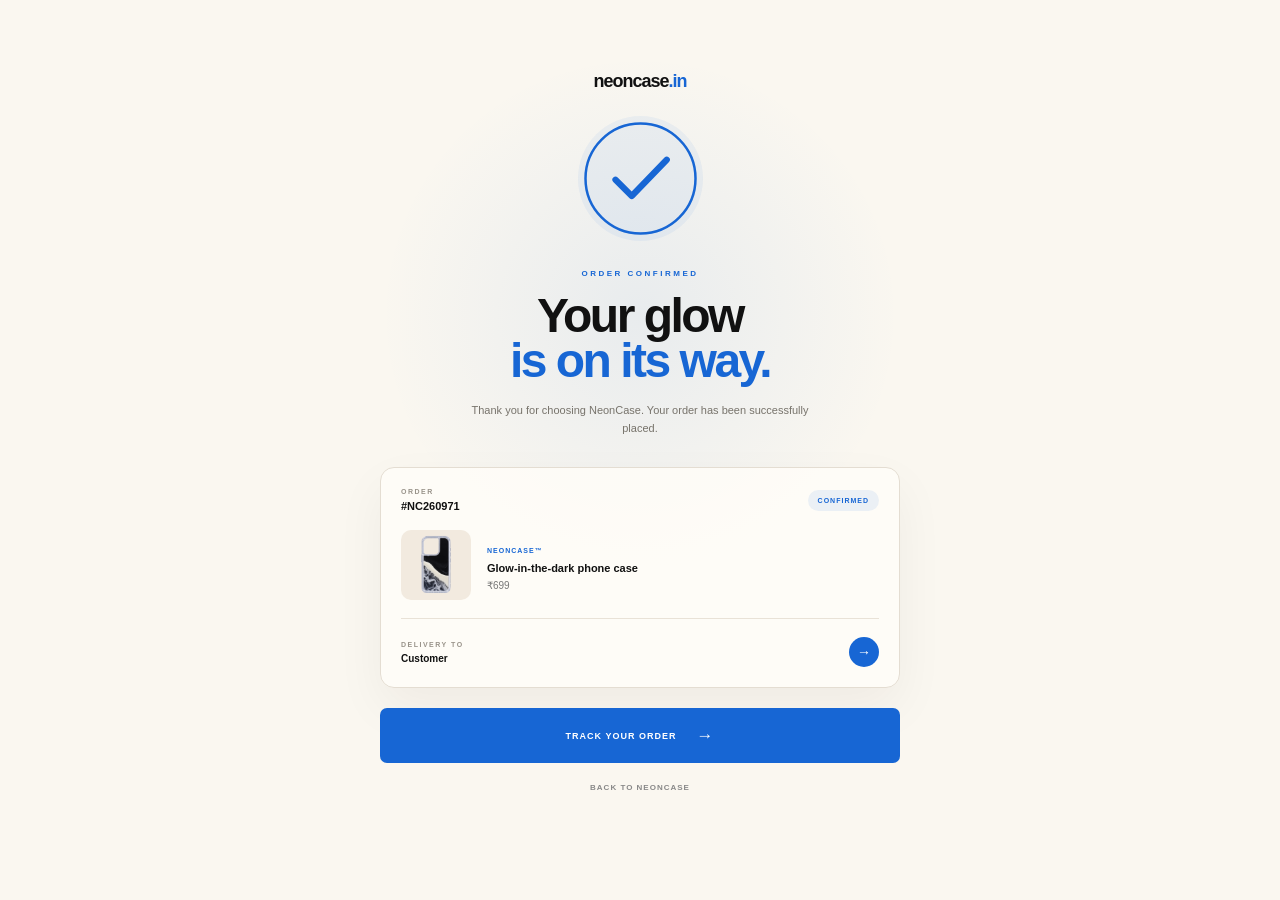
<file: success/index.html>
<!DOCTYPE html>
<html lang="en">

<head>

    <meta charset="UTF-8">

    <meta
        name="viewport"
        content="width=device-width, initial-scale=1.0"
    >

    <title>Order Confirmed — NeonCase</title>

    <link
        rel="stylesheet"
        href="success.css"
    >

</head>


<body>


<main class="success-page">


    <!-- PARTICLES -->

    <div class="particles">

        <span></span>
        <span></span>
        <span></span>
        <span></span>
        <span></span>
        <span></span>
        <span></span>
        <span></span>

    </div>



    <!-- SUCCESS CONTENT -->

    <section class="success-content">


        <div class="brand">
            neoncase<span>.in</span>
        </div>


        <!-- SUCCESS ICON -->

        <div class="success-icon">

            <div class="success-ring">

                <svg
                    viewBox="0 0 100 100"
                    class="checkmark"
                >

                    <circle
                        cx="50"
                        cy="50"
                        r="44"
                        class="check-circle"
                    />

                    <path
                        d="M30 51
                           L43 64
                           L71 35"
                        class="check-path"
                    />

                </svg>

            </div>

        </div>



        <div class="success-label">
            ORDER CONFIRMED
        </div>


        <h1>
            Your glow
            <strong>is on its way.</strong>
        </h1>


        <p class="success-text">

            Thank you for choosing NeonCase.
            Your order has been successfully
            placed.

        </p>



        <!-- ORDER CARD -->

        <div class="order-card">


            <div class="order-card-top">

                <div>

                    <span>
                        ORDER
                    </span>

                    <strong id="orderId">
                        #NEONCASE
                    </strong>

                </div>


                <div class="confirmed">
                    CONFIRMED
                </div>

            </div>


            <div class="order-product">


                <div class="mini-product">

                    <img
                        src="../day-phone-case.png"
                        alt="NeonCase"
                    >

                </div>


                <div class="product-details">

                    <span>
                        NEONCASE™
                    </span>

                    <strong
                        id="modelName"
                    >
                        Glow-in-the-dark
                        phone case
                    </strong>

                    <small>
                        ₹699
                    </small>

                </div>


            </div>


            <div class="order-divider"></div>


            <div class="delivery-row">

                <div>

                    <span>
                        DELIVERY TO
                    </span>

                    <strong id="customerName">
                        Customer
                    </strong>

                </div>


                <div class="delivery-icon">
                    →
                </div>

            </div>


        </div>



        <!-- TRACK BUTTON -->

        <a
            href="../track/index.html"
            class="track-button"
        >

            TRACK YOUR ORDER

            <span>
                →
            </span>

        </a>


        <a
            href="../index.html"
            class="home-link"
        >

            BACK TO NEONCASE

        </a>


    </section>


</main>


<script
    type="module"
    src="success.js"
></script>

</body>

</html>
</file>
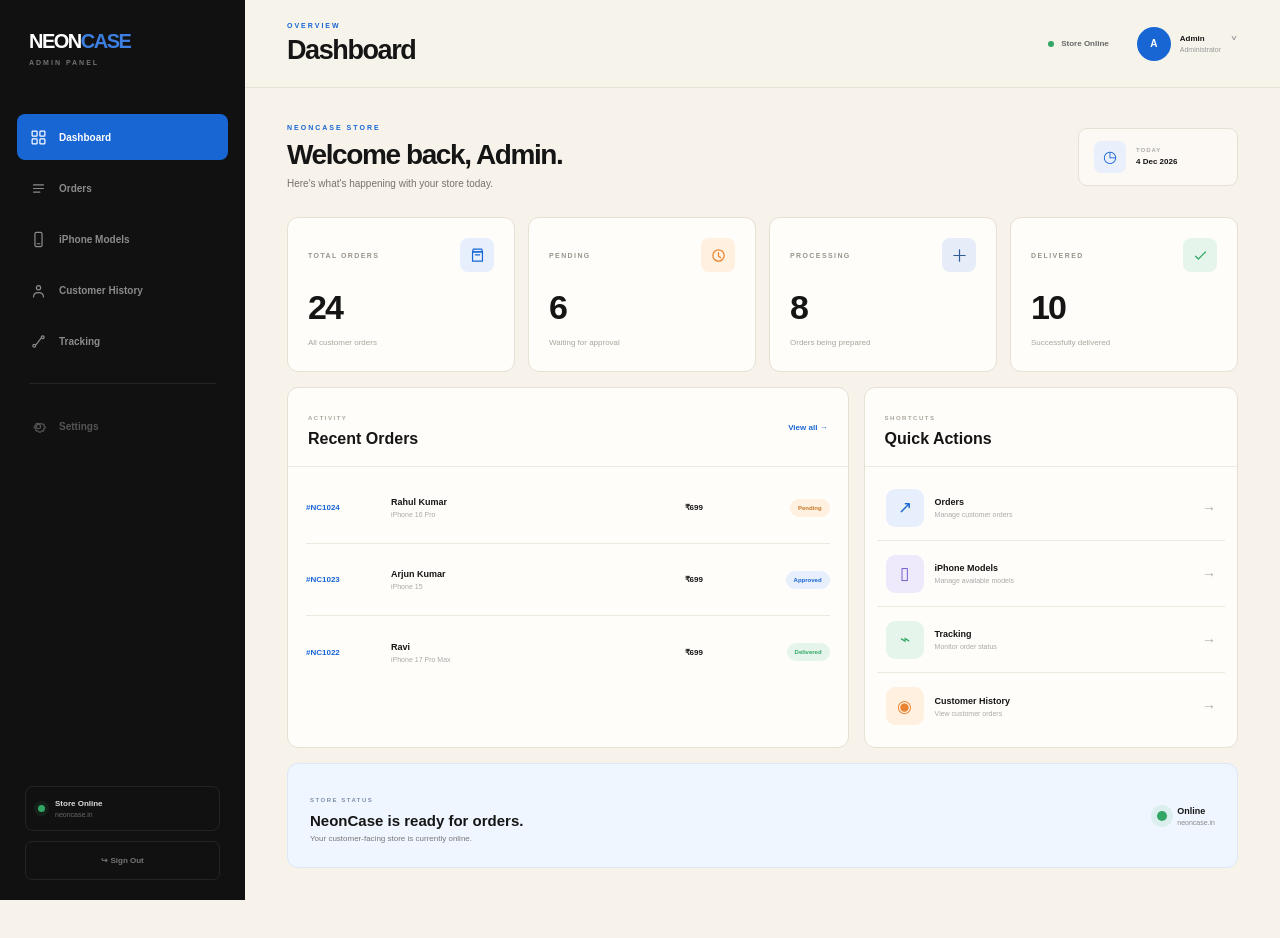
<file: admin/dashboard/index.html>
<!DOCTYPE html>
<html lang="en">

<head>

    <meta charset="UTF-8">

    <meta
        name="viewport"
        content="width=device-width, initial-scale=1.0"
    >

    <meta
        name="theme-color"
        content="#f7f3eb"
    >

    <title>NeonCase — Admin Dashboard</title>

    <link
        rel="stylesheet"
        href="dashboard.css"
    >

</head>

<body>

<div class="admin-layout">


    <!-- ==================================================
         SIDEBAR
    =================================================== -->

    <aside class="sidebar" id="sidebar">

        <div class="sidebar-content">


            <!-- BRAND -->

            <div class="brand">

                <div class="brand-name">
                    NEON<span>CASE</span>
                </div>

                <div class="brand-subtitle">
                    ADMIN PANEL
                </div>

            </div>


            <!-- NAVIGATION -->

            <nav class="navigation">


                <a
                    href="/admin/dashboard/"
                    class="nav-item active"
                >

                    <span class="nav-icon">

                        <svg viewBox="0 0 24 24">

                            <rect
                                x="3"
                                y="3"
                                width="7"
                                height="7"
                                rx="1"
                            ></rect>

                            <rect
                                x="14"
                                y="3"
                                width="7"
                                height="7"
                                rx="1"
                            ></rect>

                            <rect
                                x="3"
                                y="14"
                                width="7"
                                height="7"
                                rx="1"
                            ></rect>

                            <rect
                                x="14"
                                y="14"
                                width="7"
                                height="7"
                                rx="1"
                            ></rect>

                        </svg>

                    </span>

                    Dashboard

                </a>



                <a
                    href="/admin/orders/"
                    class="nav-item"
                >

                    <span class="nav-icon">

                        <svg viewBox="0 0 24 24">

                            <path d="M5 7h14"></path>

                            <path d="M5 12h14"></path>

                            <path d="M5 17h9"></path>

                        </svg>

                    </span>

                    Orders

                </a>



                <a
                    href="/admin/models/"
                    class="nav-item"
                >

                    <span class="nav-icon">

                        <svg viewBox="0 0 24 24">

                            <rect
                                x="7"
                                y="2"
                                width="10"
                                height="20"
                                rx="2"
                            ></rect>

                            <path d="M10 18h4"></path>

                        </svg>

                    </span>

                    iPhone Models

                </a>



                <a
                    href="/admin/coh/"
                    class="nav-item"
                >

                    <span class="nav-icon">

                        <svg viewBox="0 0 24 24">

                            <circle
                                cx="12"
                                cy="8"
                                r="3"
                            ></circle>

                            <path
                                d="M5 21c0-4 3-6 7-6s7 2 7 6"
                            ></path>

                        </svg>

                    </span>

                    Customer History

                </a>



                <a
                    href="/admin/tracking/"
                    class="nav-item"
                >

                    <span class="nav-icon">

                        <svg viewBox="0 0 24 24">

                            <circle
                                cx="6"
                                cy="18"
                                r="2"
                            ></circle>

                            <circle
                                cx="18"
                                cy="6"
                                r="2"
                            ></circle>

                            <path
                                d="M8 17l8-10"
                            ></path>

                        </svg>

                    </span>

                    Tracking

                </a>


                <div class="nav-divider"></div>


                <button
                    class="nav-item nav-disabled"
                    type="button"
                >

                    <span class="nav-icon">

                        <svg viewBox="0 0 24 24">

                            <circle
                                cx="12"
                                cy="12"
                                r="3"
                            ></circle>

                            <path
                                d="M19.4 15a1.7 1.7 0 0 0 .3 1.9l.1.1-1.7 1.7-.1-.1a1.7 1.7 0 0 0-1.9-.3 1.7 1.7 0 0 0-1 1.5V20h-2.4v-.2a1.7 1.7 0 0 0-1-1.5 1.7 1.7 0 0 0-1.9.3l-.1.1L8 17l.1-.1A1.7 1.7 0 0 0 8.4 15a1.7 1.7 0 0 0-1.5-1H6v-2.4h.2a1.7 1.7 0 0 0 1.5-1A1.7 1.7 0 0 0 8.1 9L8 8.9l1.7-1.7.1.1a1.7 1.7 0 0 0 1.9.3 1.7 1.7 0 0 0 1.9.3l.1-.1L20 9l-.1.1a1.7 1.7 0 0 0-.3 1.9 1.7 1.7 0 0 0 1.5 1h.2v2.4h-.2a1.7 1.7 0 0 0-1.7.6Z"
                            ></path>

                        </svg>

                    </span>

                    Settings

                </button>

            </nav>

        </div>


        <!-- SIDEBAR BOTTOM -->

        <div class="sidebar-bottom">

            <div class="store-status">

                <span class="status-dot"></span>

                <div>

                    <strong>
                        Store Online
                    </strong>

                    <small>
                        neoncase.in
                    </small>

                </div>

            </div>


            <button
                class="sign-out"
                type="button"
            >

                <span>↪</span>

                Sign Out

            </button>

        </div>

    </aside>



    <!-- ==================================================
         MAIN
    =================================================== -->

    <main class="main-content">


        <!-- MOBILE HEADER -->

        <header class="mobile-header">

            <button
                class="menu-button"
                id="menuButton"
                type="button"
                aria-label="Open menu"
            >

                <span></span>
                <span></span>
                <span></span>

            </button>


            <div class="mobile-logo">
                NEON<span>CASE</span>
            </div>


            <div class="mobile-avatar">
                A
            </div>

        </header>



        <!-- DESKTOP TOPBAR -->

        <header class="topbar">

            <div>

                <div class="topbar-label">
                    OVERVIEW
                </div>

                <h1>
                    Dashboard
                </h1>

            </div>


            <div class="topbar-right">


                <div class="store-online">

                    <span></span>

                    Store Online

                </div>


                <div class="admin-user">

                    <div class="admin-avatar">
                        A
                    </div>

                    <div>

                        <strong>
                            Admin
                        </strong>

                        <small>
                            Administrator
                        </small>

                    </div>

                    <span class="arrow">
                        ˅
                    </span>

                </div>

            </div>

        </header>



        <!-- ==================================================
             DASHBOARD CONTENT
        =================================================== -->

        <div class="dashboard-content">


            <!-- WELCOME -->

            <section class="welcome-section">

                <div>

                    <div class="welcome-label">
                        NEONCASE STORE
                    </div>

                    <h2>
                        Welcome back, Admin.
                    </h2>

                    <p>
                        Here's what's happening
                        with your store today.
                    </p>

                </div>


                <div class="date-card">

                    <div class="date-icon">
                        ◷
                    </div>

                    <div>

                        <small>
                            TODAY
                        </small>

                        <strong id="currentDate">
                            —
                        </strong>

                    </div>

                </div>

            </section>



            <!-- ==================================================
                 STATISTICS
            =================================================== -->

            <section class="stats-grid">


                <!-- TOTAL ORDERS -->

                <article class="stat-card">

                    <div class="stat-header">

                        <span>
                            TOTAL ORDERS
                        </span>

                        <div class="stat-icon blue">

                            <svg viewBox="0 0 24 24">

                                <path
                                    d="M6 3h12l1 4H5l1-4Z"
                                ></path>

                                <path
                                    d="M5 7h14v13H5z"
                                ></path>

                                <path
                                    d="M9 11h6"
                                ></path>

                            </svg>

                        </div>

                    </div>


                    <strong
                        class="stat-number"
                        id="totalOrders"
                    >
                        24
                    </strong>


                    <div class="stat-note">
                        All customer orders
                    </div>

                </article>



                <!-- PENDING -->

                <article class="stat-card">

                    <div class="stat-header">

                        <span>
                            PENDING
                        </span>

                        <div class="stat-icon orange">

                            <svg viewBox="0 0 24 24">

                                <circle
                                    cx="12"
                                    cy="12"
                                    r="8"
                                ></circle>

                                <path
                                    d="M12 8v5l3 2"
                                ></path>

                            </svg>

                        </div>

                    </div>


                    <strong
                        class="stat-number"
                        id="pendingOrders"
                    >
                        6
                    </strong>


                    <div class="stat-note">
                        Waiting for approval
                    </div>

                </article>



                <!-- PROCESSING -->

                <article class="stat-card">

                    <div class="stat-header">

                        <span>
                            PROCESSING
                        </span>

                        <div class="stat-icon dark-blue">

                            <svg viewBox="0 0 24 24">

                                <path
                                    d="M4 12h16"
                                ></path>

                                <path
                                    d="M12 4v16"
                                ></path>

                            </svg>

                        </div>

                    </div>


                    <strong
                        class="stat-number"
                        id="processingOrders"
                    >
                        8
                    </strong>


                    <div class="stat-note">
                        Orders being prepared
                    </div>

                </article>



                <!-- DELIVERED -->

                <article class="stat-card">

                    <div class="stat-header">

                        <span>
                            DELIVERED
                        </span>

                        <div class="stat-icon green">

                            <svg viewBox="0 0 24 24">

                                <path
                                    d="M5 13l4 4L19 7"
                                ></path>

                            </svg>

                        </div>

                    </div>


                    <strong
                        class="stat-number"
                        id="deliveredOrders"
                    >
                        10
                    </strong>


                    <div class="stat-note">
                        Successfully delivered
                    </div>

                </article>


            </section>



            <!-- ==================================================
                 RECENT ORDERS + QUICK ACTIONS
            =================================================== -->

            <section class="middle-grid">


                <!-- RECENT ORDERS -->

                <div class="dashboard-card">


                    <div class="card-header">

                        <div>

                            <span>
                                ACTIVITY
                            </span>

                            <h3>
                                Recent Orders
                            </h3>

                        </div>


                        <a
                            href="/admin/orders/"
                            class="view-all"
                        >
                            View all →
                        </a>

                    </div>


                    <div class="recent-orders">


                        <div class="order-row">

                            <div class="order-id">
                                #NC1024
                            </div>

                            <div class="customer">

                                <strong>
                                    Rahul Kumar
                                </strong>

                                <small>
                                    iPhone 16 Pro
                                </small>

                            </div>

                            <div class="order-price">
                                ₹699
                            </div>

                            <span class="status pending">
                                Pending
                            </span>

                        </div>



                        <div class="order-row">

                            <div class="order-id">
                                #NC1023
                            </div>

                            <div class="customer">

                                <strong>
                                    Arjun Kumar
                                </strong>

                                <small>
                                    iPhone 15
                                </small>

                            </div>

                            <div class="order-price">
                                ₹699
                            </div>

                            <span class="status approved">
                                Approved
                            </span>

                        </div>



                        <div class="order-row">

                            <div class="order-id">
                                #NC1022
                            </div>

                            <div class="customer">

                                <strong>
                                    Ravi
                                </strong>

                                <small>
                                    iPhone 17 Pro Max
                                </small>

                            </div>

                            <div class="order-price">
                                ₹699
                            </div>

                            <span class="status delivered">
                                Delivered
                            </span>

                        </div>



                    </div>

                </div>



                <!-- QUICK ACTIONS -->

                <div class="dashboard-card">


                    <div class="card-header">

                        <div>

                            <span>
                                SHORTCUTS
                            </span>

                            <h3>
                                Quick Actions
                            </h3>

                        </div>

                    </div>


                    <div class="quick-actions">


                        <a
                            href="/admin/orders/"
                            class="quick-action"
                        >

                            <div class="quick-icon blue">

                                <span>↗</span>

                            </div>

                            <div>

                                <strong>
                                    Orders
                                </strong>

                                <small>
                                    Manage customer orders
                                </small>

                            </div>

                            <span class="quick-arrow">
                                →
                            </span>

                        </a>



                        <a
                            href="/admin/models/"
                            class="quick-action"
                        >

                            <div class="quick-icon purple">

                                <span>▯</span>

                            </div>

                            <div>

                                <strong>
                                    iPhone Models
                                </strong>

                                <small>
                                    Manage available models
                                </small>

                            </div>

                            <span class="quick-arrow">
                                →
                            </span>

                        </a>



                        <a
                            href="/admin/tracking/"
                            class="quick-action"
                        >

                            <div class="quick-icon green">

                                <span>⌁</span>

                            </div>

                            <div>

                                <strong>
                                    Tracking
                                </strong>

                                <small>
                                    Monitor order status
                                </small>

                            </div>

                            <span class="quick-arrow">
                                →
                            </span>

                        </a>



                        <a
                            href="/admin/coh/"
                            class="quick-action"
                        >

                            <div class="quick-icon orange">

                                <span>◉</span>

                            </div>

                            <div>

                                <strong>
                                    Customer History
                                </strong>

                                <small>
                                    View customer orders
                                </small>

                            </div>

                            <span class="quick-arrow">
                                →
                            </span>

                        </a>


                    </div>

                </div>


            </section>



            <!-- ==================================================
                 STORE STATUS
            =================================================== -->

            <section class="store-banner">


                <div>

                    <span>
                        STORE STATUS
                    </span>

                    <h3>
                        NeonCase is ready for orders.
                    </h3>

                    <p>
                        Your customer-facing store
                        is currently online.
                    </p>

                </div>


                <div class="store-status-large">

                    <span></span>

                    <div>

                        <strong>
                            Online
                        </strong>

                        <small>
                            neoncase.in
                        </small>

                    </div>

                </div>


            </section>


        </div>

    </main>

</div>



<!-- MOBILE OVERLAY -->

<div
    class="sidebar-overlay"
    id="sidebarOverlay"
></div>


<script src="dashboard.js"></script>

</body>

                                  </html>
</file>
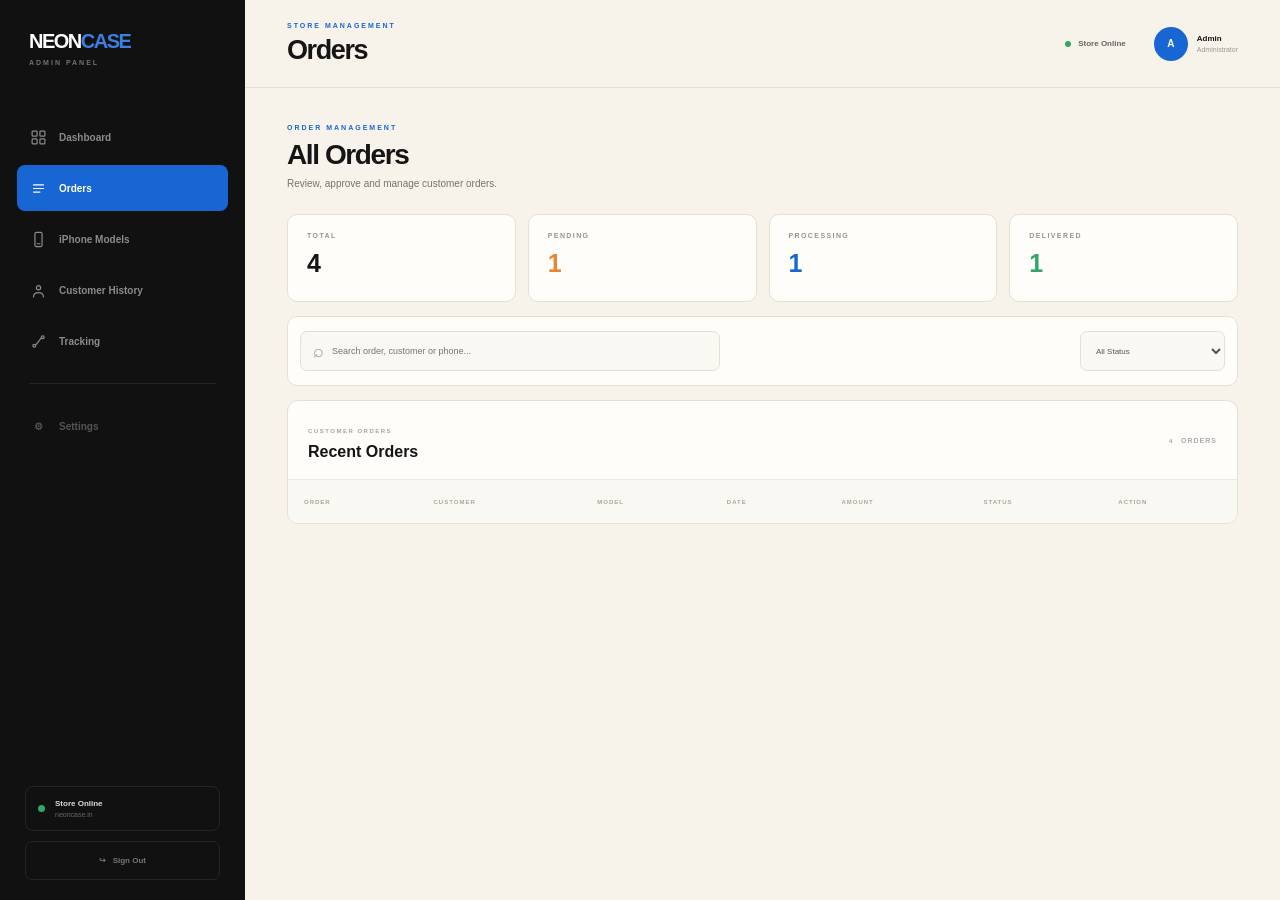
<file: admin/orders/index.html>
<!DOCTYPE html>
<html lang="en">

<head>

    <meta charset="UTF-8">

    <meta
        name="viewport"
        content="width=device-width, initial-scale=1.0"
    >

    <meta
        name="theme-color"
        content="#f7f3eb"
    >

    <title>NeonCase — Orders</title>

    <link
        rel="stylesheet"
        href="orders.css"
    >

</head>

<body>

<div class="admin-layout">


    <!-- ==================================================
         SIDEBAR
    =================================================== -->

    <aside class="sidebar" id="sidebar">

        <div>

            <!-- BRAND -->

            <div class="brand">

                <div class="brand-name">
                    NEON<span>CASE</span>
                </div>

                <div class="brand-subtitle">
                    ADMIN PANEL
                </div>

            </div>


            <!-- NAVIGATION -->

            <nav class="navigation">


                <!-- DASHBOARD -->

                <a
                    href="/admin/dashboard/"
                    class="nav-item"
                >

                    <span class="nav-icon">

                        <svg viewBox="0 0 24 24">

                            <rect
                                x="3"
                                y="3"
                                width="7"
                                height="7"
                                rx="1"
                            ></rect>

                            <rect
                                x="14"
                                y="3"
                                width="7"
                                height="7"
                                rx="1"
                            ></rect>

                            <rect
                                x="3"
                                y="14"
                                width="7"
                                height="7"
                                rx="1"
                            ></rect>

                            <rect
                                x="14"
                                y="14"
                                width="7"
                                height="7"
                                rx="1"
                            ></rect>

                        </svg>

                    </span>

                    Dashboard

                </a>


                <!-- ORDERS -->

                <a
                    href="/admin/orders/"
                    class="nav-item active"
                >

                    <span class="nav-icon">

                        <svg viewBox="0 0 24 24">

                            <path d="M5 7h14"></path>

                            <path d="M5 12h14"></path>

                            <path d="M5 17h9"></path>

                        </svg>

                    </span>

                    Orders

                </a>


                <!-- IPHONE MODELS -->

                <a
                    href="/admin/models/"
                    class="nav-item"
                >

                    <span class="nav-icon">

                        <svg viewBox="0 0 24 24">

                            <rect
                                x="7"
                                y="2"
                                width="10"
                                height="20"
                                rx="2"
                            ></rect>

                            <path d="M10 18h4"></path>

                        </svg>

                    </span>

                    iPhone Models

                </a>


                <!-- CUSTOMER HISTORY -->

                <a
                    href="/admin/coh/"
                    class="nav-item"
                >

                    <span class="nav-icon">

                        <svg viewBox="0 0 24 24">

                            <circle
                                cx="12"
                                cy="8"
                                r="3"
                            ></circle>

                            <path
                                d="M5 21c0-4 3-6 7-6s7 2 7 6"
                            ></path>

                        </svg>

                    </span>

                    Customer History

                </a>


                <!-- TRACKING -->

                <a
                    href="/admin/tracking/"
                    class="nav-item"
                >

                    <span class="nav-icon">

                        <svg viewBox="0 0 24 24">

                            <circle
                                cx="6"
                                cy="18"
                                r="2"
                            ></circle>

                            <circle
                                cx="18"
                                cy="6"
                                r="2"
                            ></circle>

                            <path
                                d="M8 17l8-10"
                            ></path>

                        </svg>

                    </span>

                    Tracking

                </a>


                <div class="nav-divider"></div>


                <!-- SETTINGS -->

                <button
                    class="nav-item nav-disabled"
                    type="button"
                >

                    <span class="nav-icon">

                        ⚙

                    </span>

                    Settings

                </button>

            </nav>

        </div>


        <!-- SIDEBAR BOTTOM -->

        <div class="sidebar-bottom">

            <div class="store-status">

                <span class="status-dot"></span>

                <div>

                    <strong>
                        Store Online
                    </strong>

                    <small>
                        neoncase.in
                    </small>

                </div>

            </div>


            <button
                class="sign-out"
                type="button"
            >

                ↪ &nbsp; Sign Out

            </button>

        </div>

    </aside>



    <!-- ==================================================
         MAIN CONTENT
    =================================================== -->

    <main class="main-content">


        <!-- MOBILE HEADER -->

        <header class="mobile-header">

            <button
                class="menu-button"
                id="menuButton"
                type="button"
                aria-label="Open menu"
            >

                <span></span>
                <span></span>
                <span></span>

            </button>


            <div class="mobile-logo">

                NEON<span>CASE</span>

            </div>


            <div class="mobile-avatar">

                A

            </div>

        </header>



        <!-- DESKTOP TOPBAR -->

        <header class="topbar">


            <div>

                <div class="topbar-label">
                    STORE MANAGEMENT
                </div>

                <h1>
                    Orders
                </h1>

            </div>


            <div class="topbar-right">


                <div class="store-online">

                    <span></span>

                    Store Online

                </div>


                <div class="admin-user">

                    <div class="admin-avatar">
                        A
                    </div>

                    <div>

                        <strong>
                            Admin
                        </strong>

                        <small>
                            Administrator
                        </small>

                    </div>

                </div>

            </div>

        </header>



        <!-- ==================================================
             ORDERS CONTENT
        =================================================== -->

        <div class="orders-content">


            <!-- PAGE INTRO -->

            <section class="page-intro">

                <div>

                    <div class="intro-label">
                        ORDER MANAGEMENT
                    </div>

                    <h2>
                        All Orders
                    </h2>

                    <p>
                        Review, approve and manage
                        customer orders.
                    </p>

                </div>

            </section>



            <!-- ==================================================
                 ORDER STATISTICS
            =================================================== -->

            <section class="order-stats">


                <div class="mini-stat">

                    <span>
                        TOTAL
                    </span>

                    <strong id="totalCount">
                        24
                    </strong>

                </div>


                <div class="mini-stat pending-stat">

                    <span>
                        PENDING
                    </span>

                    <strong id="pendingCount">
                        6
                    </strong>

                </div>


                <div class="mini-stat processing-stat">

                    <span>
                        PROCESSING
                    </span>

                    <strong id="processingCount">
                        8
                    </strong>

                </div>


                <div class="mini-stat delivered-stat">

                    <span>
                        DELIVERED
                    </span>

                    <strong id="deliveredCount">
                        10
                    </strong>

                </div>

            </section>



            <!-- ==================================================
                 SEARCH + FILTER
            =================================================== -->

            <section class="filter-card">


                <div class="search-box">

                    <span>⌕</span>

                    <input
                        type="text"
                        id="orderSearch"
                        placeholder="Search order, customer or phone..."
                    >

                </div>


                <select
                    id="statusFilter"
                    class="filter-select"
                >

                    <option value="all">
                        All Status
                    </option>

                    <option value="pending">
                        Pending
                    </option>

                    <option value="approved">
                        Approved
                    </option>

                    <option value="processing">
                        Processing
                    </option>

                    <option value="shipped">
                        Shipped
                    </option>

                    <option value="delivered">
                        Delivered
                    </option>

                </select>

            </section>



            <!-- ==================================================
                 ORDERS TABLE
            =================================================== -->

            <section class="orders-card">


                <div class="orders-card-header">

                    <div>

                        <span>
                            CUSTOMER ORDERS
                        </span>

                        <h3>
                            Recent Orders
                        </h3>

                    </div>


                    <div class="order-total-label">

                        <span id="visibleOrders">
                            4
                        </span>

                        ORDERS

                    </div>

                </div>



                <div class="table-wrapper">

                    <table>

                        <thead>

                            <tr>

                                <th>
                                    ORDER
                                </th>

                                <th>
                                    CUSTOMER
                                </th>

                                <th>
                                    MODEL
                                </th>

                                <th>
                                    DATE
                                </th>

                                <th>
                                    AMOUNT
                                </th>

                                <th>
                                    STATUS
                                </th>

                                <th>
                                    ACTION
                                </th>

                            </tr>

                        </thead>


                        <tbody id="ordersTable">

                            <!-- JS WILL LOAD ORDERS HERE -->

                        </tbody>

                    </table>

                </div>

            </section>


        </div>

    </main>

</div>



<!-- ==================================================
     ORDER DETAILS MODAL
=================================================== -->

<div
    class="modal-overlay"
    id="orderModal"
>


    <div class="order-modal">


        <button
            class="close-modal"
            id="closeModal"
            type="button"
        >

            ×

        </button>


        <div class="modal-label">
            ORDER DETAILS
        </div>


        <h3 id="modalOrderNumber">
            #NC1024
        </h3>


        <div class="modal-product">

            <div class="phone-icon">
                ▯
            </div>


            <div>

                <strong id="modalModel">
                    iPhone 16 Pro
                </strong>

                <small>
                    NeonCase
                </small>

            </div>

        </div>


        <div class="customer-details">


            <div>

                <span>
                    CUSTOMER
                </span>

                <strong id="modalCustomer">
                    Rahul Kumar
                </strong>

            </div>


            <div>

                <span>
                    PHONE
                </span>

                <strong id="modalPhone">
                    +91 98765 43210
                </strong>

            </div>


            <div>

                <span>
                    AMOUNT
                </span>

                <strong>
                    ₹699
                </strong>

            </div>


            <div>

                <span>
                    STATUS
                </span>

                <span
                    class="status pending"
                    id="modalStatus"
                >
                    Pending
                </span>

            </div>

        </div>


        <div class="modal-actions">


            <button
                class="approve-button"
                id="approveButton"
                type="button"
            >

                APPROVE ORDER

            </button>


            <button
                class="close-button"
                id="modalCloseButton"
                type="button"
            >

                CLOSE

            </button>

        </div>


    </div>

</div>



<!-- MOBILE SIDEBAR OVERLAY -->

<div
    class="sidebar-overlay"
    id="sidebarOverlay"
></div>



<!-- ==================================================
     JAVASCRIPT
=================================================== -->

<script src="orders.js"></script>

</body>

</html>
</file>
<file: success/success.css>
/* =========================================================
   NEONCASE — SUCCESS PAGE
========================================================= */

* {
    margin: 0;
    padding: 0;
    box-sizing: border-box;
}


body {

    min-height: 100vh;

    font-family:
        Arial,
        Helvetica,
        sans-serif;

    background: #faf7f0;

    color: #111;

}


.success-page {

    min-height: 100vh;

    position: relative;

    overflow: hidden;

    display: flex;

    align-items: center;

    justify-content: center;

    padding: 60px 20px;

    background:

        radial-gradient(
            circle at 50% 35%,
            rgba(23,102,212,.08),
            transparent 30%
        ),

        #faf7f0;

}



/* =========================================================
   CONTENT
========================================================= */

.success-content {

    width: 100%;

    max-width: 520px;

    position: relative;

    z-index: 5;

    text-align: center;

}


.brand {

    position: absolute;

    top: -35px;

    left: 50%;

    transform:
        translateX(-50%);

    font-size: 18px;

    font-weight: 800;

    letter-spacing: -1px;

    animation:
        fadeDown .7s ease forwards;

}


.brand span {

    color: #1766d4;

}



/* =========================================================
   SUCCESS ICON
========================================================= */

.success-icon {

    width: 125px;

    height: 125px;

    margin:
        10px auto 28px;

    position: relative;

}


.success-ring {

    width: 100%;

    height: 100%;

    border-radius: 50%;

    display: flex;

    align-items: center;

    justify-content: center;

    background: rgba(
        23,
        102,
        212,
        .06
    );

    animation:
        successPop .7s
        cubic-bezier(.17,.89,.32,1.28)
        forwards;

}


.checkmark {

    width: 100%;

    height: 100%;

}


.check-circle {

    fill: none;

    stroke: #1766d4;

    stroke-width: 2;

    stroke-dasharray: 277;

    stroke-dashoffset: 277;

    animation:
        drawCircle 1s
        .35s
        ease forwards;

}


.check-path {

    fill: none;

    stroke: #1766d4;

    stroke-width: 5;

    stroke-linecap: round;

    stroke-linejoin: round;

    stroke-dasharray: 70;

    stroke-dashoffset: 70;

    animation:
        drawCheck .55s
        1s
        ease forwards;

}



/* =========================================================
   TEXT
========================================================= */

.success-label {

    color: #1766d4;

    font-size: 8px;

    font-weight: 800;

    letter-spacing: 2.5px;

    animation:
        fadeUp .7s
        1.15s
        both;

}


.success-content h1 {

    margin-top: 15px;

    font-size: 48px;

    line-height: .95;

    letter-spacing: -2.5px;

    animation:
        fadeUp .7s
        1.25s
        both;

}


.success-content h1 strong {

    display: block;

    color: #1766d4;

}


.success-text {

    max-width: 370px;

    margin:
        18px auto 30px;

    color: #77736b;

    font-size: 11px;

    line-height: 1.6;

    animation:
        fadeUp .7s
        1.35s
        both;

}



/* =========================================================
   ORDER CARD
========================================================= */

.order-card {

    padding: 20px;

    border:
        1px solid #e4ddd2;

    border-radius: 14px;

    background: rgba(
        255,
        253,
        248,
        .85
    );

    text-align: left;

    box-shadow:
        0 20px 50px
        rgba(30,25,15,.05);

    animation:
        fadeUp .7s
        1.45s
        both;

}


.order-card-top {

    display: flex;

    justify-content: space-between;

    align-items: center;

}


.order-card-top span,
.delivery-row span {

    display: block;

    color: #99938a;

    font-size: 7px;

    font-weight: 800;

    letter-spacing: 1.5px;

}


.order-card-top strong {

    display: block;

    margin-top: 5px;

    font-size: 11px;

}


.confirmed {

    padding:
        7px 10px;

    border-radius: 20px;

    background:
        rgba(23,102,212,.08);

    color: #1766d4;

    font-size: 7px;

    font-weight: 800;

    letter-spacing: 1px;

}



/* =========================================================
   PRODUCT
========================================================= */

.order-product {

    margin-top: 18px;

    display: flex;

    align-items: center;

    gap: 16px;

}


.mini-product {

    width: 70px;

    height: 70px;

    border-radius: 10px;

    display: flex;

    align-items: center;

    justify-content: center;

    background: #f2eadf;

    overflow: hidden;

}


.mini-product img {

    width: 85%;

    height: 85%;

    object-fit: contain;

}


.product-details span {

    color: #1766d4;

    font-size: 7px;

    font-weight: 800;

    letter-spacing: 1px;

}


.product-details strong {

    display: block;

    margin-top: 5px;

    font-size: 11px;

}


.product-details small {

    display: block;

    margin-top: 6px;

    color: #777;

    font-size: 10px;

}



/* =========================================================
   DIVIDER
========================================================= */

.order-divider {

    height: 1px;

    margin:
        18px 0;

    background: #e9e2d7;

}



/* =========================================================
   DELIVERY
========================================================= */

.delivery-row {

    display: flex;

    align-items: center;

    justify-content: space-between;

}


.delivery-row strong {

    display: block;

    margin-top: 5px;

    font-size: 10px;

}


.delivery-icon {

    width: 30px;

    height: 30px;

    border-radius: 50%;

    display: flex;

    align-items: center;

    justify-content: center;

    background: #1766d4;

    color: #fff;

    font-size: 14px;

}



/* =========================================================
   TRACK BUTTON
========================================================= */

.track-button {

    height: 55px;

    margin-top: 20px;

    border-radius: 7px;

    background: #1766d4;

    color: #fff;

    text-decoration: none;

    display: flex;

    align-items: center;

    justify-content: center;

    gap: 20px;

    font-size: 9px;

    font-weight: 800;

    letter-spacing: 1px;

    transition:
        transform .2s ease,
        box-shadow .2s ease;

    animation:
        fadeUp .7s
        1.55s
        both;

}


.track-button span {

    font-size: 17px;

}


.track-button:hover {

    transform:
        translateY(-2px);

    box-shadow:
        0 12px 25px
        rgba(23,102,212,.22);

}



/* =========================================================
   HOME
========================================================= */

.home-link {

    display: inline-block;

    margin-top: 20px;

    color: #888;

    text-decoration: none;

    font-size: 8px;

    font-weight: 700;

    letter-spacing: 1px;

    animation:
        fadeUp .7s
        1.65s
        both;

}


.home-link:hover {

    color: #1766d4;

}



/* =========================================================
   PARTICLES
========================================================= */

.particles span {

    position: absolute;

    width: 5px;

    height: 5px;

    border-radius: 50%;

    background: #1766d4;

    opacity: 0;

    animation:
        particle 2.2s
        ease-out
        infinite;

}


.particles span:nth-child(1) {

    left: 43%;

    top: 35%;

    animation-delay: .9s;

}


.particles span:nth-child(2) {

    left: 55%;

    top: 34%;

    animation-delay: 1.1s;

}


.particles span:nth-child(3) {

    left: 38%;

    top: 42%;

    animation-delay: 1.3s;

}


.particles span:nth-child(4) {

    left: 62%;

    top: 43%;

    animation-delay: 1.5s;

}


.particles span:nth-child(5) {

    left: 46%;

    top: 29%;

    animation-delay: 1.7s;

}


.particles span:nth-child(6) {

    left: 57%;

    top: 48%;

    animation-delay: 1.9s;

}


.particles span:nth-child(7) {

    left: 40%;

    top: 31%;

    animation-delay: 2.1s;

}


.particles span:nth-child(8) {

    left: 60%;

    top: 37%;

    animation-delay: 2.3s;

}



/* =========================================================
   ANIMATIONS
========================================================= */

@keyframes successPop {

    0% {

        transform:
            scale(.3);

        opacity: 0;

    }

    70% {

        transform:
            scale(1.08);

    }

    100% {

        transform:
            scale(1);

        opacity: 1;

    }

}


@keyframes drawCircle {

    to {

        stroke-dashoffset: 0;

    }

}


@keyframes drawCheck {

    to {

        stroke-dashoffset: 0;

    }

}


@keyframes fadeUp {

    from {

        opacity: 0;

        transform:
            translateY(15px);

    }

    to {

        opacity: 1;

        transform:
            translateY(0);

    }

}


@keyframes fadeDown {

    from {

        opacity: 0;

        transform:
            translate(-50%, -10px);

    }

    to {

        opacity: 1;

        transform:
            translate(-50%, 0);

    }

}


@keyframes particle {

    0% {

        opacity: 0;

        transform:
            translate(0, 0)
            scale(.5);

    }

    20% {

        opacity: .8;

    }

    100% {

        opacity: 0;

        transform:
            translate(
                calc((var(--x, 1)) * 70px),
                -80px
            )
            scale(0);

    }

}



/* =========================================================
   MOBILE
========================================================= */

@media (max-width: 600px) {

    .success-page {

        padding:
            70px 18px 40px;

    }


    .success-icon {

        width: 105px;

        height: 105px;

        margin-bottom: 23px;

    }


    .success-content h1 {

        font-size: 40px;

    }


    .success-text {

        font-size: 10px;

    }


    .order-card {

        padding: 16px;

    }

  }
</file>
<file: admin/dashboard/dashboard.css>
* {
    margin: 0;
    padding: 0;
    box-sizing: border-box;
}

:root {

    --beige: #f7f3eb;
    --card: #fffdf9;
    --black: #151515;
    --muted: #77736c;
    --light: #aaa49b;
    --border: #e6e0d5;

    --blue: #1766d4;
    --blue-dark: #0e4fae;

    --orange: #e98532;
    --green: #32a765;
    --purple: #7456c8;

}

html {
    scroll-behavior: smooth;
}

body {

    min-height: 100vh;

    background: var(--beige);

    color: var(--black);

    font-family:
        Arial,
        Helvetica,
        sans-serif;

    -webkit-font-smoothing: antialiased;

}

a {
    text-decoration: none;
    color: inherit;
}


/* =====================================================
   LAYOUT
===================================================== */

.admin-layout {

    min-height: 100vh;

    display: flex;

}


/* =====================================================
   SIDEBAR
===================================================== */

.sidebar {

    width: 245px;

    min-width: 245px;

    height: 100vh;

    position: sticky;

    top: 0;

    background: #111;

    color: white;

    display: flex;

    flex-direction: column;

    justify-content: space-between;

    padding: 30px 17px 20px;

    z-index: 50;

}

.brand {

    padding: 0 12px;

}

.brand-name {

    font-size: 20px;

    font-weight: 900;

    letter-spacing: -1.5px;

}

.brand-name span {
    color: #3c7fe1;
}

.brand-subtitle {

    margin-top: 6px;

    color: #737373;

    font-size: 7px;

    font-weight: 800;

    letter-spacing: 2px;

}


/* =====================================================
   NAV
===================================================== */

.navigation {

    margin-top: 48px;

    display: flex;

    flex-direction: column;

    gap: 5px;

}

.nav-item {

    width: 100%;

    min-height: 46px;

    padding: 0 12px;

    border: none;

    border-radius: 8px;

    background: transparent;

    color: #8b8b8b;

    display: flex;

    align-items: center;

    gap: 12px;

    font-size: 10px;

    font-weight: 700;

    cursor: pointer;

    transition: .2s ease;

}

.nav-item:hover {

    background: #1d1d1d;

    color: white;

}

.nav-item.active {

    background: var(--blue);

    color: white;

}

.nav-icon {

    width: 18px;

    height: 18px;

    display: flex;

    align-items: center;

    justify-content: center;

}

.nav-icon svg {

    width: 17px;

    height: 17px;

    fill: none;

    stroke: currentColor;

    stroke-width: 1.7;

    stroke-linecap: round;

    stroke-linejoin: round;

}

.nav-divider {

    height: 1px;

    margin: 14px 12px;

    background: #252525;

}

.nav-disabled {

    cursor: default;

    opacity: .55;

}


/* =====================================================
   SIDEBAR BOTTOM
===================================================== */

.sidebar-bottom {
    padding: 0 8px;
}

.store-status {

    display: flex;

    align-items: center;

    gap: 10px;

    padding: 12px;

    border: 1px solid #242424;

    border-radius: 8px;

}

.status-dot {

    width: 7px;

    height: 7px;

    border-radius: 50%;

    background: var(--green);

    box-shadow:
        0 0 0 4px
        rgba(50,167,101,.1);

}

.store-status strong {

    display: block;

    color: #ddd;

    font-size: 8px;

}

.store-status small {

    display: block;

    margin-top: 3px;

    color: #686868;

    font-size: 7px;

}

.sign-out {

    width: 100%;

    height: 39px;

    margin-top: 10px;

    border: 1px solid #252525;

    border-radius: 7px;

    background: transparent;

    color: #777;

    font-size: 8px;

    font-weight: 700;

}


/* =====================================================
   MAIN
===================================================== */

.main-content {

    flex: 1;

    min-width: 0;

}


/* =====================================================
   TOPBAR
===================================================== */

.topbar {

    height: 88px;

    padding: 0 42px;

    border-bottom: 1px solid var(--border);

    display: flex;

    align-items: center;

    justify-content: space-between;

    background: rgba(247,243,235,.9);

}

.topbar-label {

    color: var(--blue);

    font-size: 7px;

    font-weight: 800;

    letter-spacing: 2px;

}

.topbar h1 {

    margin-top: 6px;

    font-size: 27px;

    letter-spacing: -1.4px;

}

.topbar-right {

    display: flex;

    align-items: center;

    gap: 28px;

}

.store-online {

    display: flex;

    align-items: center;

    gap: 7px;

    color: #666;

    font-size: 8px;

    font-weight: 700;

}

.store-online span {

    width: 6px;

    height: 6px;

    border-radius: 50%;

    background: var(--green);

}

.admin-user {

    display: flex;

    align-items: center;

    gap: 9px;

}

.admin-avatar {

    width: 34px;

    height: 34px;

    border-radius: 50%;

    background: var(--blue);

    color: white;

    display: flex;

    align-items: center;

    justify-content: center;

    font-size: 10px;

    font-weight: 800;

}

.admin-user strong {

    display: block;

    font-size: 8px;

}

.admin-user small {

    display: block;

    margin-top: 3px;

    color: #999;

    font-size: 7px;

}

.arrow {

    color: #999;

}


/* =====================================================
   CONTENT
===================================================== */

.dashboard-content {

    max-width: 1450px;

    margin: auto;

    padding: 36px 42px 70px;

}


/* =====================================================
   WELCOME
===================================================== */

.welcome-section {

    display: flex;

    align-items: center;

    justify-content: space-between;

    margin-bottom: 28px;

}

.welcome-label {

    color: var(--blue);

    font-size: 7px;

    font-weight: 800;

    letter-spacing: 2px;

}

.welcome-section h2 {

    margin-top: 8px;

    font-size: 28px;

    letter-spacing: -1.4px;

}

.welcome-section p {

    margin-top: 7px;

    color: var(--muted);

    font-size: 10px;

}

.date-card {

    min-width: 160px;

    padding: 12px 15px;

    border: 1px solid var(--border);

    border-radius: 9px;

    background: rgba(255,253,249,.7);

    display: flex;

    align-items: center;

    gap: 10px;

}

.date-icon {

    width: 32px;

    height: 32px;

    border-radius: 7px;

    background: #e9f0fb;

    color: var(--blue);

    display: flex;

    align-items: center;

    justify-content: center;

}

.date-card small {

    display: block;

    color: #aaa;

    font-size: 6px;

    font-weight: 800;

    letter-spacing: 1px;

}

.date-card strong {

    display: block;

    margin-top: 4px;

    font-size: 8px;

}


/* =====================================================
   STATISTICS
===================================================== */

.stats-grid {

    display: grid;

    grid-template-columns:
        repeat(4, 1fr);

    gap: 13px;

}

.stat-card {

    min-height: 155px;

    padding: 20px;

    border: 1px solid var(--border);

    border-radius: 11px;

    background: var(--card);

}

.stat-header {

    display: flex;

    align-items: center;

    justify-content: space-between;

}

.stat-header > span {

    color: #99938b;

    font-size: 7px;

    font-weight: 800;

    letter-spacing: 1.4px;

}

.stat-icon {

    width: 34px;

    height: 34px;

    border-radius: 8px;

    display: flex;

    align-items: center;

    justify-content: center;

}

.stat-icon svg {

    width: 17px;

    height: 17px;

    fill: none;

    stroke: currentColor;

    stroke-width: 1.7;

    stroke-linecap: round;

    stroke-linejoin: round;

}

.stat-icon.blue {
    background: #e7effc;
    color: var(--blue);
}

.stat-icon.orange {
    background: #fff0df;
    color: var(--orange);
}

.stat-icon.dark-blue {
    background: #e7edf8;
    color: #315c9c;
}

.stat-icon.green {
    background: #e5f5eb;
    color: var(--green);
}

.stat-number {

    display: block;

    margin-top: 18px;

    font-size: 34px;

    line-height: 1;

    letter-spacing: -2px;

}

.stat-note {

    margin-top: 14px;

    color: #aaa49c;

    font-size: 8px;

}


/* =====================================================
   MIDDLE
===================================================== */

.middle-grid {

    margin-top: 15px;

    display: grid;

    grid-template-columns: 1.5fr 1fr;

    gap: 15px;

}

.dashboard-card {

    min-height: 325px;

    border: 1px solid var(--border);

    border-radius: 11px;

    background: var(--card);

    overflow: hidden;

}

.card-header {

    min-height: 75px;

    padding: 18px 20px;

    border-bottom: 1px solid #eee9df;

    display: flex;

    align-items: center;

    justify-content: space-between;

}

.card-header > div > span {

    color: #aaa39a;

    font-size: 6px;

    font-weight: 800;

    letter-spacing: 1.5px;

}

.card-header h3 {

    margin-top: 6px;

    font-size: 16px;

}

.view-all {

    color: var(--blue);

    font-size: 8px;

    font-weight: 800;

}


/* =====================================================
   RECENT ORDERS
===================================================== */

.recent-orders {

    padding: 5px 18px;

}

.order-row {

    min-height: 72px;

    border-bottom: 1px solid #eee9df;

    display: grid;

    grid-template-columns:
        75px 1fr 60px 75px;

    align-items: center;

    gap: 10px;

}

.order-row:last-child {
    border-bottom: none;
}

.order-id {

    color: var(--blue);

    font-size: 8px;

    font-weight: 800;

}

.customer strong {

    display: block;

    font-size: 9px;

}

.customer small {

    display: block;

    margin-top: 4px;

    color: #aaa;

    font-size: 7px;

}

.order-price {

    font-size: 8px;

    font-weight: 800;

}

.status {

    justify-self: end;

    padding: 6px 8px;

    border-radius: 20px;

    font-size: 6px;

    font-weight: 800;

}

.status.pending {

    background: #fff0df;

    color: #c97827;

}

.status.approved {

    background: #e7effc;

    color: var(--blue);

}

.status.delivered {

    background: #e5f5eb;

    color: var(--green);

}


/* =====================================================
   QUICK ACTIONS
===================================================== */

.quick-actions {

    padding: 8px 12px;

}

.quick-action {

    min-height: 66px;

    padding: 9px;

    border-bottom: 1px solid #eee9df;

    display: flex;

    align-items: center;

    gap: 11px;

    transition: .2s ease;

}

.quick-action:last-child {
    border-bottom: none;
}

.quick-action:hover {

    background: #faf7f1;

}

.quick-icon {

    width: 38px;

    height: 38px;

    flex-shrink: 0;

    border-radius: 9px;

    display: flex;

    align-items: center;

    justify-content: center;

    font-size: 17px;

}

.quick-icon.blue {
    background: #e7effc;
    color: var(--blue);
}

.quick-icon.purple {
    background: #eeeafb;
    color: var(--purple);
}

.quick-icon.green {
    background: #e6f5eb;
    color: var(--green);
}

.quick-icon.orange {
    background: #fff0df;
    color: var(--orange);
}

.quick-action > div:nth-child(2) {
    flex: 1;
}

.quick-action strong {

    display: block;

    font-size: 9px;

}

.quick-action small {

    display: block;

    margin-top: 4px;

    color: #aaa;

    font-size: 7px;

}

.quick-arrow {

    color: #aaa;

    font-size: 14px;

}


/* =====================================================
   STORE BANNER
===================================================== */

.store-banner {

    margin-top: 15px;

    min-height: 105px;

    padding: 22px;

    border: 1px solid #dce8f8;

    border-radius: 11px;

    background: #f0f6ff;

    display: flex;

    align-items: center;

    justify-content: space-between;

}

.store-banner > div:first-child > span {

    color: #7b8ea9;

    font-size: 6px;

    font-weight: 800;

    letter-spacing: 1.5px;

}

.store-banner h3 {

    margin-top: 6px;

    font-size: 15px;

}

.store-banner p {

    margin-top: 5px;

    color: #777;

    font-size: 8px;

}

.store-status-large {

    display: flex;

    align-items: center;

    gap: 10px;

}

.store-status-large > span {

    width: 10px;

    height: 10px;

    border-radius: 50%;

    background: var(--green);

    box-shadow:
        0 0 0 6px
        rgba(50,167,101,.1);

}

.store-status-large strong {

    display: block;

    font-size: 9px;

}

.store-status-large small {

    display: block;

    margin-top: 3px;

    color: #888;

    font-size: 7px;

}


/* =====================================================
   MOBILE HEADER
===================================================== */

.mobile-header {

    display: none;

}


/* =====================================================
   MOBILE
===================================================== */

@media (max-width: 1100px) {

    .sidebar {

        width: 220px;

        min-width: 220px;

    }

    .dashboard-content {

        padding-left: 25px;

        padding-right: 25px;

    }

    .topbar {

        padding-left: 25px;

        padding-right: 25px;

    }

    .stats-grid {

        grid-template-columns:
            repeat(2, 1fr);

    }

    .middle-grid {

        grid-template-columns: 1fr;

    }

}


@media (max-width: 720px) {

    .admin-layout {
        display: block;
    }


    /* SIDEBAR */

    .sidebar {

        position: fixed;

        left: -280px;

        top: 0;

        width: 260px;

        min-width: 260px;

        transition: left .25s ease;

        box-shadow:
            10px 0 40px
            rgba(0,0,0,.18);

    }

    .sidebar.open {
        left: 0;
    }


    /* MOBILE HEADER */

    .mobile-header {

        height: 64px;

        padding: 0 17px;

        display: flex;

        align-items: center;

        justify-content: space-between;

        position: sticky;

        top: 0;

        z-index: 30;

        background: var(--beige);

        border-bottom: 1px solid var(--border);

    }

    .menu-button {

        width: 38px;

        height: 38px;

        border: 1px solid var(--border);

        border-radius: 8px;

        background: var(--card);

        display: flex;

        flex-direction: column;

        align-items: center;

        justify-content: center;

        gap: 4px;

    }

    .menu-button span {

        width: 16px;

        height: 1.5px;

        background: #222;

    }

    .mobile-logo {

        font-size: 16px;

        font-weight: 900;

        letter-spacing: -1px;

    }

    .mobile-logo span {
        color: var(--blue);
    }

    .mobile-avatar {

        width: 34px;

        height: 34px;

        border-radius: 50%;

        background: var(--blue);

        color: white;

        display: flex;

        align-items: center;

        justify-content: center;

        font-size: 9px;

        font-weight: 800;

    }


    /* TOPBAR HIDDEN */

    .topbar {
        display: none;
    }


    /* CONTENT */

    .dashboard-content {

        padding: 25px 16px 45px;

    }


    .welcome-section {

        display: block;

        margin-bottom: 23px;

    }

    .welcome-section h2 {

        font-size: 25px;

    }

    .date-card {

        margin-top: 17px;

        width: 100%;

    }


    /* STATS */

    .stats-grid {

        grid-template-columns:
            repeat(2, 1fr);

        gap: 9px;

    }

    .stat-card {

        min-height: 135px;

        padding: 15px;

    }

    .stat-number {

        font-size: 29px;

    }


    /* ORDERS */

    .dashboard-card {

        min-height: 0;

    }

    .order-row {

        grid-template-columns:
            1fr auto;

        gap: 8px;

        padding: 12px 0;

    }

    .order-id {

        grid-column: 1;

    }

    .customer {

        grid-column: 1;

    }

    .order-price {

        grid-column: 2;

        grid-row: 1;

    }

    .status {

        grid-column: 2;

        grid-row: 2;

    }


    /* STORE */

    .store-banner {

        display: block;

    }

    .store-status-large {

        margin-top: 18px;

    }


    /* OVERLAY */

    .sidebar-overlay {

        display: none;

        position: fixed;

        inset: 0;

        z-index: 40;

        background: rgba(0,0,0,.35);

    }

    .sidebar-overlay.show {
        display: block;
    }

}


@media (max-width: 390px) {

    .dashboard-content {

        padding-left: 12px;

        padding-right: 12px;

    }

    .stats-grid {
        gap: 7px;
    }

    .stat-card {
        padding: 13px;
    }

    .stat-number {
        font-size: 27px;
    }

  }
</file>
<file: admin/orders/orders.css>
* {
    margin: 0;
    padding: 0;
    box-sizing: border-box;
}

:root {

    --beige: #f7f3eb;
    --card: #fffdf9;
    --black: #151515;
    --muted: #77736c;
    --light: #aaa49b;
    --border: #e6e0d5;

    --blue: #1766d4;
    --blue-dark: #0e4fae;

    --orange: #e98532;
    --green: #32a765;
    --purple: #7456c8;

}

body {

    min-height: 100vh;

    background: var(--beige);

    color: var(--black);

    font-family:
        Arial,
        Helvetica,
        sans-serif;

    -webkit-font-smoothing: antialiased;

}

a {
    text-decoration: none;
    color: inherit;
}


/* =====================================================
   LAYOUT
===================================================== */

.admin-layout {

    min-height: 100vh;

    display: flex;

}


/* =====================================================
   SIDEBAR
===================================================== */

.sidebar {

    width: 245px;

    min-width: 245px;

    height: 100vh;

    position: sticky;

    top: 0;

    background: #111;

    color: white;

    display: flex;

    flex-direction: column;

    justify-content: space-between;

    padding: 30px 17px 20px;

    z-index: 50;

}

.brand {

    padding: 0 12px;

}

.brand-name {

    font-size: 20px;

    font-weight: 900;

    letter-spacing: -1.5px;

}

.brand-name span {
    color: #3c7fe1;
}

.brand-subtitle {

    margin-top: 6px;

    color: #737373;

    font-size: 7px;

    font-weight: 800;

    letter-spacing: 2px;

}

.navigation {

    margin-top: 48px;

    display: flex;

    flex-direction: column;

    gap: 5px;

}

.nav-item {

    width: 100%;

    min-height: 46px;

    padding: 0 12px;

    border: none;

    border-radius: 8px;

    background: transparent;

    color: #8b8b8b;

    display: flex;

    align-items: center;

    gap: 12px;

    font-size: 10px;

    font-weight: 700;

    cursor: pointer;

    transition: .2s ease;

}

.nav-item:hover {

    background: #1d1d1d;

    color: white;

}

.nav-item.active {

    background: var(--blue);

    color: white;

}

.nav-icon {

    width: 18px;

    height: 18px;

    display: flex;

    align-items: center;

    justify-content: center;

}

.nav-icon svg {

    width: 17px;

    height: 17px;

    fill: none;

    stroke: currentColor;

    stroke-width: 1.7;

    stroke-linecap: round;

    stroke-linejoin: round;

}

.nav-divider {

    height: 1px;

    margin: 14px 12px;

    background: #252525;

}

.nav-disabled {

    cursor: default;

    opacity: .55;

}

.sidebar-bottom {
    padding: 0 8px;
}

.store-status {

    display: flex;

    align-items: center;

    gap: 10px;

    padding: 12px;

    border: 1px solid #242424;

    border-radius: 8px;

}

.status-dot {

    width: 7px;

    height: 7px;

    border-radius: 50%;

    background: var(--green);

}

.store-status strong {

    display: block;

    color: #ddd;

    font-size: 8px;

}

.store-status small {

    display: block;

    margin-top: 3px;

    color: #686868;

    font-size: 7px;

}

.sign-out {

    width: 100%;

    height: 39px;

    margin-top: 10px;

    border: 1px solid #252525;

    border-radius: 7px;

    background: transparent;

    color: #777;

    font-size: 8px;

    font-weight: 700;

}


/* =====================================================
   MAIN
===================================================== */

.main-content {

    flex: 1;

    min-width: 0;

}

.topbar {

    height: 88px;

    padding: 0 42px;

    border-bottom: 1px solid var(--border);

    display: flex;

    align-items: center;

    justify-content: space-between;

}

.topbar-label {

    color: var(--blue);

    font-size: 7px;

    font-weight: 800;

    letter-spacing: 2px;

}

.topbar h1 {

    margin-top: 6px;

    font-size: 27px;

    letter-spacing: -1.4px;

}

.topbar-right {

    display: flex;

    align-items: center;

    gap: 28px;

}

.store-online {

    display: flex;

    align-items: center;

    gap: 7px;

    color: #666;

    font-size: 8px;

    font-weight: 700;

}

.store-online span {

    width: 6px;

    height: 6px;

    border-radius: 50%;

    background: var(--green);

}

.admin-user {

    display: flex;

    align-items: center;

    gap: 9px;

}

.admin-avatar {

    width: 34px;

    height: 34px;

    border-radius: 50%;

    background: var(--blue);

    color: white;

    display: flex;

    align-items: center;

    justify-content: center;

    font-size: 10px;

    font-weight: 800;

}

.admin-user strong {

    display: block;

    font-size: 8px;

}

.admin-user small {

    display: block;

    margin-top: 3px;

    color: #999;

    font-size: 7px;

}


/* =====================================================
   CONTENT
===================================================== */

.orders-content {

    max-width: 1450px;

    margin: auto;

    padding: 36px 42px 70px;

}

.page-intro {

    margin-bottom: 25px;

}

.intro-label {

    color: var(--blue);

    font-size: 7px;

    font-weight: 800;

    letter-spacing: 2px;

}

.page-intro h2 {

    margin-top: 8px;

    font-size: 28px;

    letter-spacing: -1.4px;

}

.page-intro p {

    margin-top: 7px;

    color: var(--muted);

    font-size: 10px;

}


/* =====================================================
   ORDER STATS
===================================================== */

.order-stats {

    display: grid;

    grid-template-columns:
        repeat(4, 1fr);

    gap: 12px;

    margin-bottom: 14px;

}

.mini-stat {

    min-height: 88px;

    padding: 17px 19px;

    border: 1px solid var(--border);

    border-radius: 10px;

    background: var(--card);

}

.mini-stat span {

    display: block;

    color: #99938b;

    font-size: 7px;

    font-weight: 800;

    letter-spacing: 1.4px;

}

.mini-stat strong {

    display: block;

    margin-top: 10px;

    font-size: 25px;

    letter-spacing: -1px;

}

.pending-stat strong {
    color: var(--orange);
}

.processing-stat strong {
    color: var(--blue);
}

.delivered-stat strong {
    color: var(--green);
}


/* =====================================================
   FILTER
===================================================== */

.filter-card {

    min-height: 70px;

    padding: 12px;

    border: 1px solid var(--border);

    border-radius: 10px;

    background: var(--card);

    display: flex;

    align-items: center;

    justify-content: space-between;

    gap: 12px;

    margin-bottom: 14px;

}

.search-box {

    height: 40px;

    width: 420px;

    padding: 0 12px;

    border: 1px solid var(--border);

    border-radius: 7px;

    background: #faf8f3;

    display: flex;

    align-items: center;

    gap: 8px;

}

.search-box span {

    color: #999;

    font-size: 18px;

}

.search-box input {

    width: 100%;

    height: 100%;

    border: none;

    outline: none;

    background: transparent;

    font-size: 9px;

}

.filter-select {

    height: 40px;

    min-width: 145px;

    padding: 0 11px;

    border: 1px solid var(--border);

    border-radius: 7px;

    background: #faf8f3;

    outline: none;

    font-size: 8px;

    color: #555;

}


/* =====================================================
   TABLE
===================================================== */

.orders-card {

    border: 1px solid var(--border);

    border-radius: 11px;

    background: var(--card);

    overflow: hidden;

}

.orders-card-header {

    min-height: 75px;

    padding: 18px 20px;

    border-bottom: 1px solid #eee9df;

    display: flex;

    align-items: center;

    justify-content: space-between;

}

.orders-card-header > div > span {

    color: #aaa39a;

    font-size: 6px;

    font-weight: 800;

    letter-spacing: 1.5px;

}

.orders-card-header h3 {

    margin-top: 6px;

    font-size: 16px;

}

.order-total-label {

    color: #aaa;

    font-size: 7px;

    font-weight: 800;

    letter-spacing: 1px;

}

.order-total-label span {

    color: var(--black);

    font-size: 12px;

    margin-right: 4px;

}


/* =====================================================
   TABLE
===================================================== */

.table-wrapper {

    width: 100%;

    overflow-x: auto;

}

table {

    width: 100%;

    border-collapse: collapse;

    min-width: 900px;

}

thead {

    background: #faf8f3;

}

th {

    height: 43px;

    padding: 0 16px;

    text-align: left;

    color: #aaa49c;

    font-size: 6px;

    font-weight: 800;

    letter-spacing: 1px;

    white-space: nowrap;

}

td {

    min-height: 70px;

    padding: 13px 16px;

    border-top: 1px solid #eee9df;

    color: #666;

    font-size: 8px;

    white-space: nowrap;

}

td strong {

    color: #222;

    font-size: 8px;

}

.order-number {

    color: var(--blue) !important;

}

.muted {

    display: block;

    margin-top: 4px;

    color: #aaa;

    font-size: 6px;

}

.customer-cell {

    display: flex;

    align-items: center;

    gap: 9px;

}

.customer-avatar {

    width: 29px;

    height: 29px;

    border-radius: 50%;

    background: #e9eff9;

    color: var(--blue);

    display: flex;

    align-items: center;

    justify-content: center;

    font-size: 8px;

    font-weight: 800;

}

.customer-cell small {

    display: block;

    margin-top: 3px;

    color: #aaa;

    font-size: 6px;

}


/* =====================================================
   STATUS
===================================================== */

.status {

    display: inline-flex;

    padding: 6px 8px;

    border-radius: 20px;

    font-size: 6px;

    font-weight: 800;

}

.status.pending {

    background: #fff0df;

    color: #c97827;

}

.status.approved {

    background: #e7effc;

    color: var(--blue);

}

.status.processing {

    background: #e7effc;

    color: #315c9c;

}

.status.shipped {

    background: #eeeafb;

    color: var(--purple);

}

.status.delivered {

    background: #e5f5eb;

    color: var(--green);

}


/* =====================================================
   VIEW BUTTON
===================================================== */

.view-button {

    height: 29px;

    padding: 0 10px;

    border: 1px solid var(--border);

    border-radius: 6px;

    background: #faf8f3;

    color: #777;

    cursor: pointer;

    font-size: 6px;

    font-weight: 800;

    letter-spacing: .6px;

}

.view-button:hover {

    border-color: var(--blue);

    color: var(--blue);

}


/* =====================================================
   MODAL
===================================================== */

.modal-overlay {

    position: fixed;

    inset: 0;

    z-index: 100;

    background: rgba(10,10,10,.45);

    backdrop-filter: blur(5px);

    display: none;

    align-items: center;

    justify-content: center;

    padding: 20px;

}

.modal-overlay.show {

    display: flex;

}

.order-modal {

    width: 100%;

    max-width: 460px;

    padding: 29px;

    position: relative;

    border-radius: 14px;

    background: #fffdf9;

    box-shadow:
        0 25px 70px
        rgba(0,0,0,.2);

}

.close-modal {

    position: absolute;

    top: 14px;

    right: 14px;

    width: 29px;

    height: 29px;

    border: none;

    border-radius: 50%;

    background: #f0ece5;

    color: #777;

    font-size: 18px;

    cursor: pointer;

}

.modal-label {

    color: var(--blue);

    font-size: 7px;

    font-weight: 800;

    letter-spacing: 1.5px;

}

.order-modal h3 {

    margin-top: 7px;

    font-size: 23px;

}

.modal-product {

    margin-top: 22px;

    padding: 14px;

    border: 1px solid var(--border);

    border-radius: 9px;

    display: flex;

    align-items: center;

    gap: 11px;

}

.phone-icon {

    width: 40px;

    height: 48px;

    border-radius: 8px;

    background: #111;

    color: white;

    display: flex;

    align-items: center;

    justify-content: center;

    font-size: 18px;

}

.modal-product strong {

    display: block;

    font-size: 10px;

}

.modal-product small {

    display: block;

    margin-top: 4px;

    color: #aaa;

    font-size: 7px;

}

.customer-details {

    margin-top: 18px;

    display: grid;

    grid-template-columns: 1fr 1fr;

    gap: 13px;

}

.customer-details > div {

    padding: 11px;

    border: 1px solid var(--border);

    border-radius: 8px;

}

.customer-details span:first-child {

    display: block;

    color: #aaa;

    font-size: 6px;

    font-weight: 800;

    letter-spacing: 1px;

}

.customer-details strong {

    display: block;

    margin-top: 6px;

    font-size: 8px;

}

.modal-actions {

    margin-top: 22px;

    display: flex;

    gap: 8px;

}

.approve-button,
.close-button {

    flex: 1;

    height: 40px;

    border-radius: 7px;

    cursor: pointer;

    font-size: 7px;

    font-weight: 800;

    letter-spacing: .5px;

}

.approve-button {

    border: none;

    background: var(--blue);

    color: white;

}

.close-button {

    border: 1px solid var(--border);

    background: #faf8f3;

    color: #777;

}


/* =====================================================
   MOBILE
===================================================== */

.mobile-header {

    display: none;

}

@media (max-width: 1100px) {

    .sidebar {

        width: 220px;

        min-width: 220px;

    }

    .orders-content {

        padding-left: 25px;

        padding-right: 25px;

    }

    .topbar {

        padding-left: 25px;

        padding-right: 25px;

    }

}

@media (max-width: 720px) {

    .admin-layout {
        display: block;
    }

    .sidebar {

        position: fixed;

        left: -280px;

        top: 0;

        width: 260px;

        min-width: 260px;

        transition: left .25s ease;

    }

    .sidebar.open {
        left: 0;
    }

    .mobile-header {

        height: 64px;

        padding: 0 16px;

        display: flex;

        align-items: center;

        justify-content: space-between;

        position: sticky;

        top: 0;

        z-index: 30;

        background: var(--beige);

        border-bottom: 1px solid var(--border);

    }

    .menu-button {

        width: 38px;

        height: 38px;

        border: 1px solid var(--border);

        border-radius: 8px;

        background: var(--card);

        display: flex;

        flex-direction: column;

        justify-content: center;

        align-items: center;

        gap: 4px;

    }

    .menu-button span {

        width: 16px;

        height: 1.5px;

        background: #222;

    }

    .mobile-logo {

        font-size: 16px;

        font-weight: 900;

        letter-spacing: -1px;

    }

    .mobile-logo span {
        color: var(--blue);
    }

    .mobile-avatar {

        width: 34px;

        height: 34px;

        border-radius: 50%;

        background: var(--blue);

        color: white;

        display: flex;

        align-items: center;

        justify-content: center;

        font-size: 9px;

        font-weight: 800;

    }

    .topbar {
        display: none;
    }

    .orders-content {

        padding:
            25px 15px 45px;

    }

    .order-stats {

        grid-template-columns:
            repeat(2, 1fr);

        gap: 8px;

    }

    .mini-stat {

        min-height: 76px;

        padding: 13px;

    }

    .mini-stat strong {

        font-size: 22px;

    }

    .filter-card {

        align-items: stretch;

        flex-direction: column;

    }

    .search-box {

        width: 100%;

    }

    .filter-select {

        width: 100%;

    }

    .orders-card-header {

        padding: 15px;

    }

    .order-modal {

        padding: 24px 18px;

    }

    .customer-details {

        grid-template-columns: 1fr;

    }

    .sidebar-overlay {

        display: none;

        position: fixed;

        inset: 0;

        z-index: 40;

        background: rgba(0,0,0,.35);

    }

    .sidebar-overlay.show {
        display: block;
    }

}
</file>
